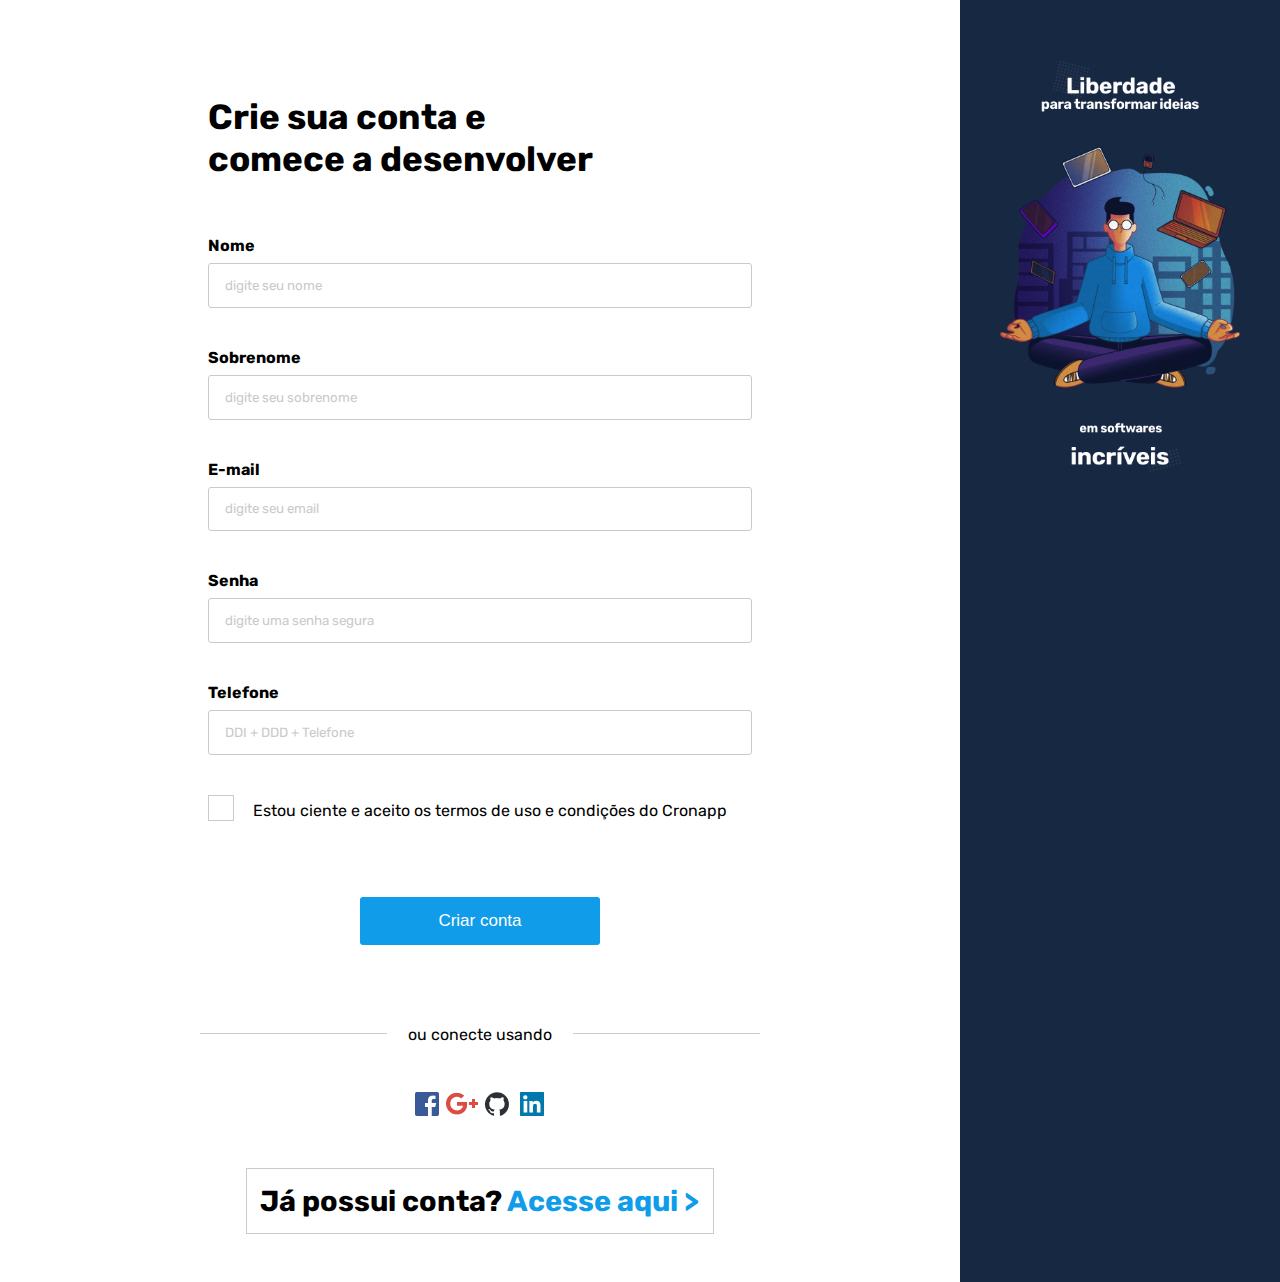
<file: conta.html>
<!doctype html>
<html class="no-js html" lang="pt-br" dir="ltr">
  <head>
    <meta charset="utf-8"/>
    <meta http-equiv="x-ua-compatible" content="ie=edge"/>
    <meta name="viewport" content="width=device-width, initial-scale=1.0"/>
    <title>Formulário</title>
    <link href="https://fonts.googleapis.com/css?family=Rubik" rel="stylesheet"/>
    <link rel="stylesheet" href="resources/grid.css"/>
    <link rel="stylesheet" href="resources/create-account.css"/>
  </head>
  <body class="body">
    <section class="container-responsive">
      <div class="row-responsive inline">
        <div class="col-small-12 col-medium-12 col-large-8 col-xlarge-9">
          <div class="row-responsive">
            <div class="col-small-12 col-medium-11 col-large-7 col-xlarge-7 elm-center">
              <div class="row-response">
                <div class="col-small-12 col-medium-11 col-large-10 col-xlarge-9">
                  <h1 class="titulo-conta rubik-font">Crie sua conta e comece a desenvolver</h1>
                </div>
              </div>
            </div>
          </div>

          <div id="formulario-conta" class="row-responsive">
            <div class="col-small-12 col-medium-11 col-large-10 col-xlarge-7 elm-center">
              <div class="form-conta">
                <label class="rubik-font"><b>Nome</b></label>
                <input type="text" class="inputs-conta" placeholder="digite seu nome"/>
                <!-- [text* senha class:inputs-conta placeholder "digite uma senha segura"] -->
              </div>

              <div class="form-conta">
                <label class="rubik-font"><b>Sobrenome</b></label>
                <input class="inputs-conta" type="text" placeholder="digite seu sobrenome"/>
                <!-- [text* sobrenome class:inputs-conta placeholder "digite seu sobrenome"] -->
              </div>

              <div class="form-conta">
                <label class="rubik-font"><b>E-mail</b></label>
                <input class="inputs-conta" type="text" placeholder="digite seu email"/>
                <!-- [email* email class:inputs-conta placeholder "digite seu email"] -->
              </div>

              <div class="form-conta">
                <label class="rubik-font"><b>Senha</b></label>
                <input class="inputs-conta" type="password" placeholder="digite uma senha segura"/>
                <!-- [text* id:senha senha class:inputs-conta placeholder "digite uma senha segura"] -->
              </div>

              <div class="form-conta">
                <label class="rubik-font"><b>Telefone</b></label>
                <input id="telefone" class="inputs-conta" type="tel" placeholder="DDI + DDD + Telefone"/>
                <!-- [text* id:telefone telefone class:inputs-conta placeholder "DDI + DDD + Telefone"] -->
              </div>

              <div class="form-conta">
                <div class="row-responsive div-aceito">
                  <div class="col-small-1 col-medium-1 col-large-1 col-xlarge-1">
                    <input id="input-aceito" class="elm-center" type="checkbox"/>
                    <!-- [acceptance aceito id:input-aceito class:elm-center] Estou ciente e aceito os termos de uso e condições do Cronapp [/acceptance] -->
                  </div>
                  <div class="col-small-10 col-medium-10 col-large-11 col-xlarge-11">
                    <label id="label-input-aceito" for="input-aceito" class="rubik-font">Estou ciente e aceito os termos de uso e condições do Cronapp</label>
                  </div>
                </div>
              </div>

              <div class="form-conta div-criar-conta">
                <button id="criar-conta" type="submit" class="rubik-font">Criar conta</button>
                <!-- [submit id:criar-conta class:rubik-font "Criar conta"] -->
              </div>

              <div class="row-responsive inline conecte">
                <div class="col-small-3 col-medium-3 col-large-4 col-xlarge-4">
                  <hr class="grey-line"/>
                </div>
                <div class="col-small-6 col-medium-6 col-large-4 col-xlarge-4 text-center">
                  <p>ou conecte usando</p>
                </div>
                <div class="col-small-3 col-medium-3 col-large-4 col-xlarge-4">
                  <hr class="grey-line"/>
                </div>
              </div>

              <div class="row-responsive redes-sociais">
                <div class="col-small-9 col-medium-9 col-large-3 col-xlarge-3 elm-center">
                  <div class="row-responsive inline">
                    <a href="#facebook" class="col-small-3 col-medium-3 col-large-3 col-xlarge-3">
                      <img class="elm-center" src="img/logo-facebook.png" alt=""/>
                    </a>
                    <a href="#google" class="col-small-3 col-medium-3 col-large-3 col-xlarge-3">
                      <img class="elm-center" src="img/logo-google-plus.png" alt=""/>
                    </a>
                    <a href="#github" class="col-small-3 col-medium-3 col-large-3 col-xlarge-3">
                      <img class="elm-center" src="img/logo-github.png" alt=""/>
                    </a>
                    <a href="#linkedin" class="col-small-3 col-medium-3 col-large-3 col-xlarge-3">
                      <img class="elm-center" src="img/logo-linkedin.png" alt=""/>
                    </a>
                  </div>
                </div>
              </div>

              <div class="row-responsive">
                <div id="possui-conta" class="col-small-11 col-medium-11 col-large-9 col-xlarge-10 elm-center text-center">
                  <h2>Já possui conta? <a href="#">Acesse aqui ></a></h2>
                </div>
              </div>
            </div>
          </div>
          </div>

          <div class="col-small-none col-medium-6 col-large-4 col-xlarge-3 background-172842">
            <img class="img-side" src="img/criar-conta.png"/>
          </div>
        </div>
      </div>
    </section>
    <script src="resources/masker.min.js" type="text/javascript"></script>
    <script src="resources/criar-conta.js" type="text/javascript"></script>
  </body>
</html>
</file>
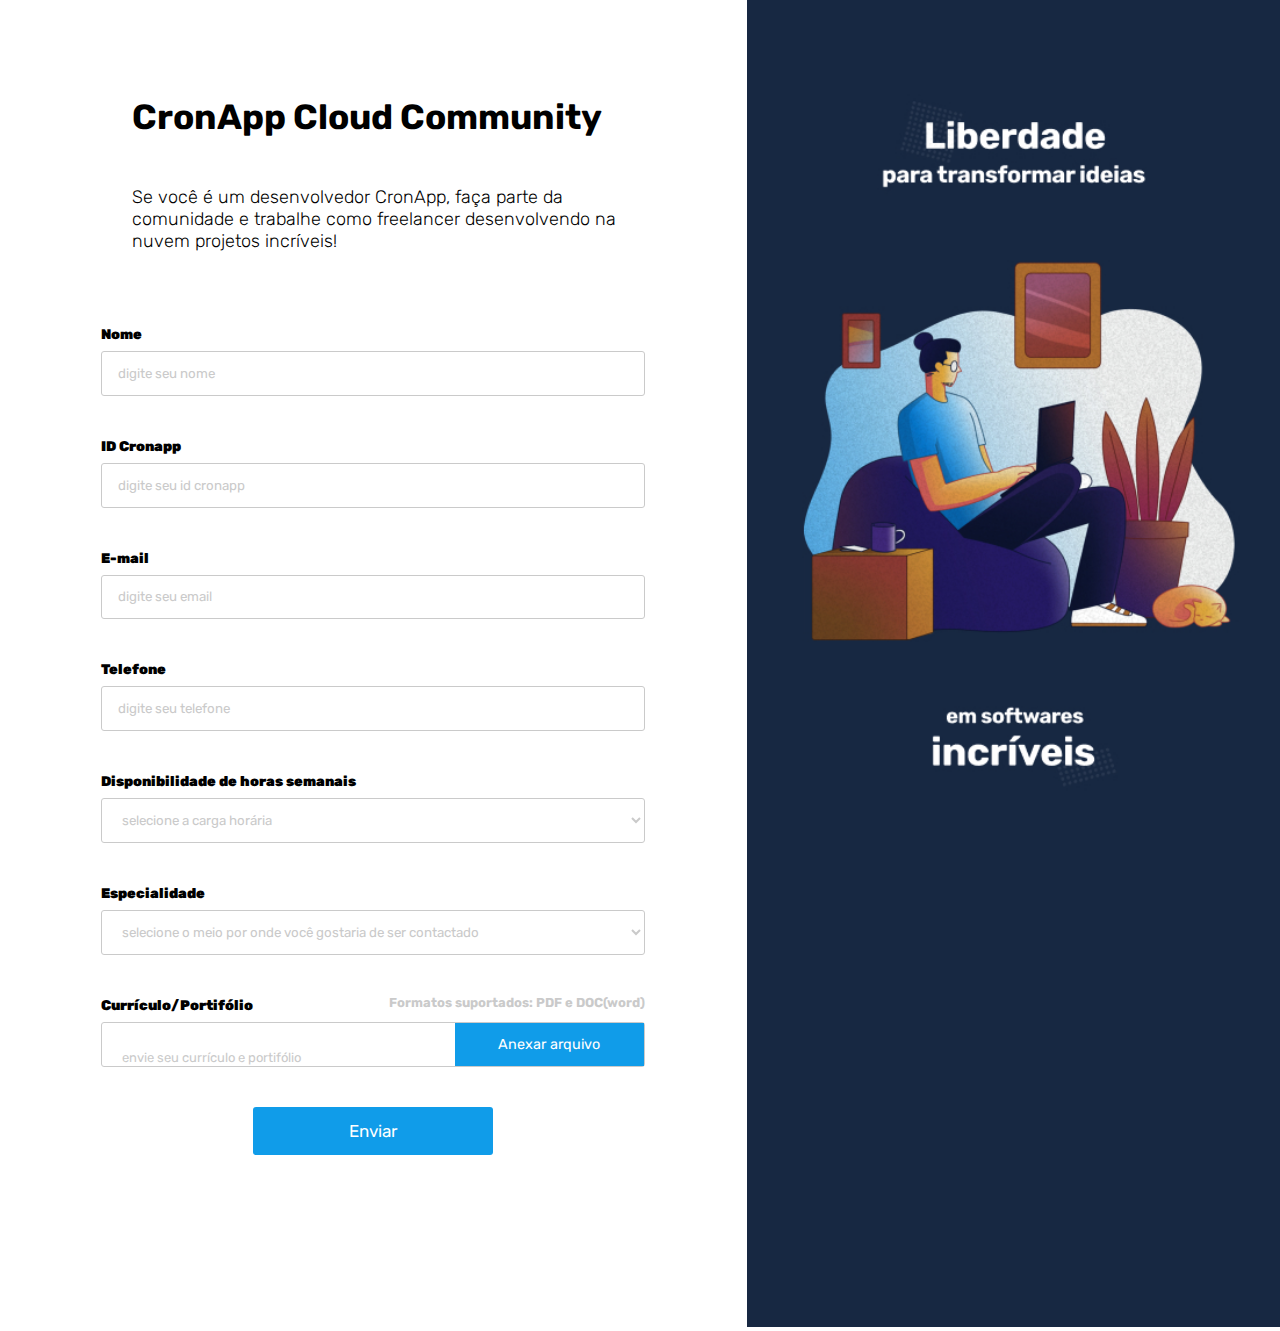
<file: contactform.html>
<!doctype html>
<html class="no-js html" lang="pt-br" dir="ltr">
  <head>
    <meta charset="utf-8">
    <meta http-equiv="x-ua-compatible" content="ie=edge">
    <meta name="viewport" content="width=device-width, initial-scale=1.0">
    <title>Formulário</title>
    <link href="https://fonts.googleapis.com/css?family=Rubik" rel="stylesheet">
    <link rel="stylesheet" href="resources/forms.css">
    <link rel="stylesheet" href="resources/grid.css">
    <script type="text/javascript" src="resources/contact-form.js"></script>
  </head>
  <body class="body">
    <section class="container-responsive">
      <div class="row-responsive inline">
        <div class="col-small-12 col-medium-12 col-large-7 col-xlarge-7">
          <div class="row-responsive">
            <div class="col-small-11 col-medium-10 col-large-9 col-xlarge-8 elm-center">
              <p class="titulo rubik-font">CronApp Cloud Community</p>
            </div>
            <div class="col-small-11 col-medium-10 col-large-9 col-xlarge-8 elm-center">
              <p class="sub-titulo rubik-font">Se você é um desenvolvedor CronApp, faça parte da comunidade e trabalhe como freelancer desenvolvendo na nuvem projetos incríveis!</p>
            </div>
          </div>

          <div id="formulario-contato" class="row-responsive">
            <div class="col-small-12 col-medium-11 col-large-10 col-xlarge-9 elm-center">
              <div class="form-contato">
                <label class="rubik-font"><b>Nome</b></label>
                <input type="text" class="inputs-contato" placeholder="digite seu nome"/>
                <!-- [text* nome class:inputs-contato placeholder "digite seu nome"] -->
              </div>

              <div class="form-contato">
                <label class="rubik-font"><b>ID Cronapp</b></label>
                <input class="inputs-contato" type="text" placeholder="digite seu id cronapp"/>
                <!-- [text* id-cronapp class:inputs-contato placeholder "digite seu id cronapp"] -->
              </div>

              <div class="form-contato">
                <label class="rubik-font"><b>E-mail</b></label>
                <input class="inputs-contato" type="text" placeholder="digite seu email">
                <!-- [email* email class:inputs-contato placeholder "digite seu email"] -->
              </div>

              <div class="form-contato">
                <label class="rubik-font"><b>Telefone</b></label>
                <input class="inputs-contato" type="text" placeholder="digite seu telefone">
                <!-- [tel* telefone class:inputs-contato placeholder "digite seu telefone"] -->
              </div>

              <div class="form-contato">
                <label class="rubik-font"><b>Disponibilidade de horas semanais</b></label>
                <select id="select-perfil" class="inputs-contato">
                  <option value="">selecione a carga horária</option>
                  <option value="1">2hs</option>
                </select>
                <!-- [select horas id:select-carga class:inputs-contato include_blank "selecione a carga horária" "2hs"] -->
              </div>

              <div class="form-contato">
                <label class="rubik-font"><b>Especialidade</b></label>
                <select id="select-meio" class="inputs-contato">
                  <option value="">selecione o meio por onde você gostaria de ser contactado</option>
                  <option value="1">Telefone</option>
                </select>
                <!-- [select especialidade id:select-especialidade class:inputs-contato include_blank "selecione a sua especialidade" "front-end"] -->
              </div>

              <div class="form-contato">
                <label class="rubik-font"><b>Currículo/Portifólio</b></label>
                <p id="formatos" class="rubik-font">Formatos suportados: PDF e DOC(word)</p>
                <div id="div-file" class="inputs-contato">
                    <input type="file" id="input-file"/>
                    <p id="holder-file" class="rubik-font">envie seu currículo e portifólio</p>
                    <div id="custom-file-upload" class="rubik-font"><p>Anexar arquivo</p></div>
                  <!-- [file* curiculo limit:10000 filetypes:pdf|doc|docx|png|jpg|jpeg id:input-file class:inputs-contato] -->
                </div>
              </div>

              <div class="form-contato">
                <button id="enviar-freela" type="button" class="rubik-font">Enviar</button>
                <!-- [submit id:enviar-freela class:botao-enviar "Enviar"] -->
              </div>
            </div>
          </div>
          </div>

          <div class="col-small-none col-medium-none col-large-5 col-xlarge-5 background-172842">
            <img class="img-side" src="img/freelancer.jpg" alt="">
          </div>
        </div>
    </section>
  </body>
</html>
</file>
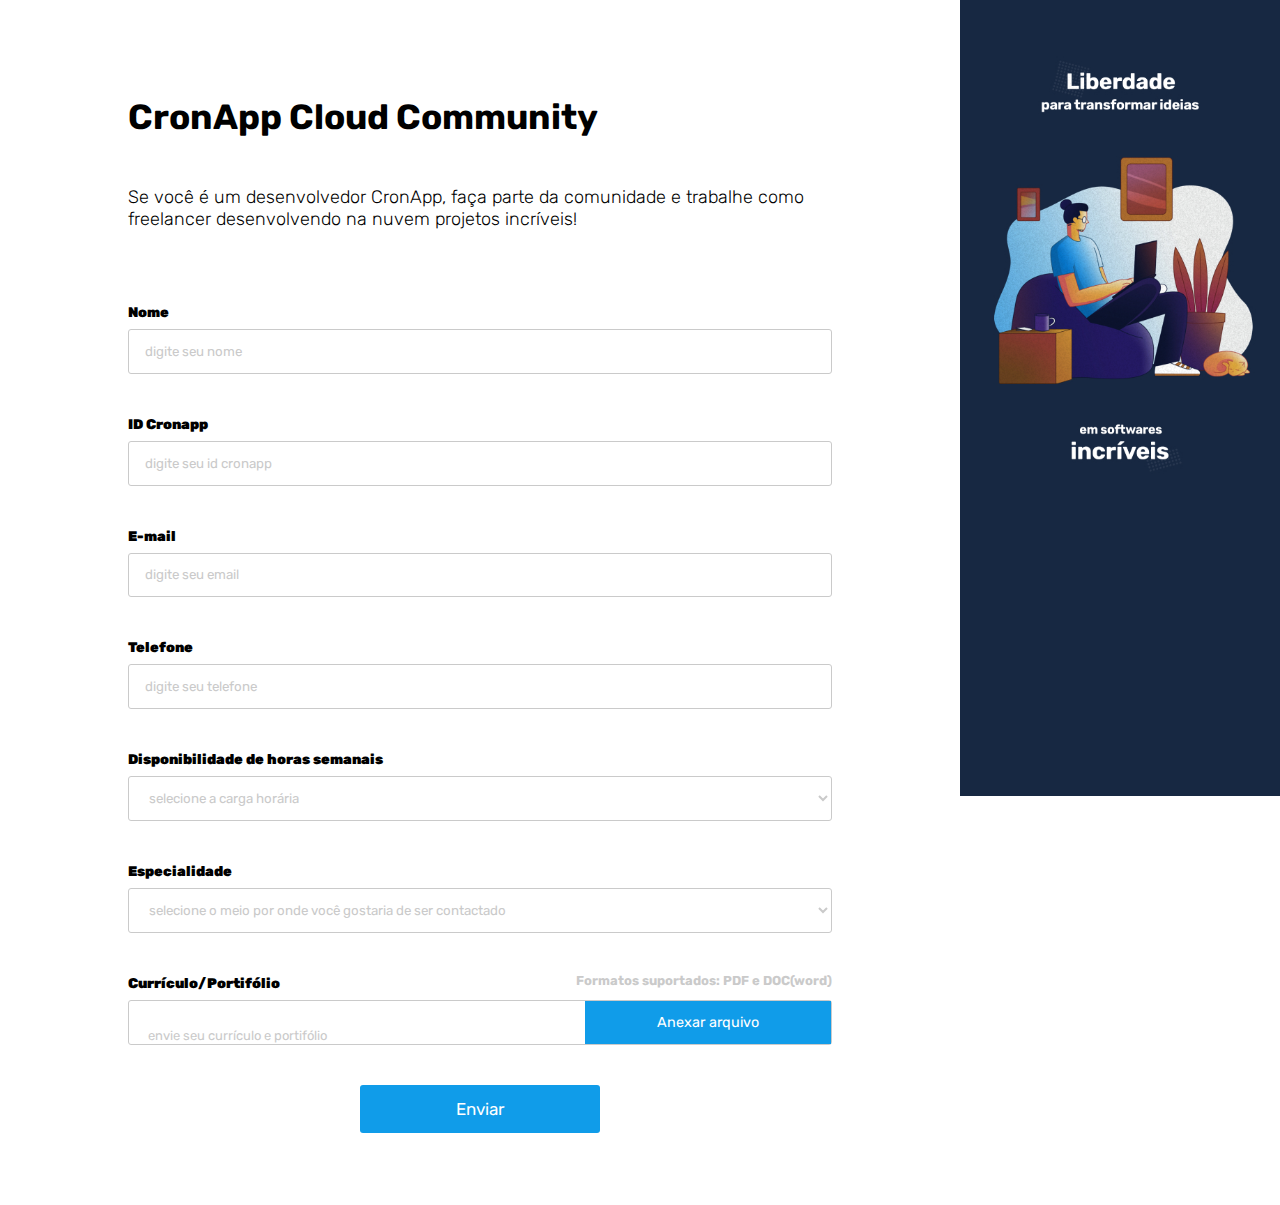
<file: page-freelancer-form.html>
<!doctype html>
<html class="no-js html" lang="pt-br" dir="ltr">
  <head>
    <meta charset="utf-8">
    <meta http-equiv="x-ua-compatible" content="ie=edge">
    <meta name="viewport" content="width=device-width, initial-scale=1.0">
    <title>Formulário</title>
    <link href="https://fonts.googleapis.com/css?family=Rubik" rel="stylesheet">
    <link rel="stylesheet" href="resources/forms.css">
    <link rel="stylesheet" href="resources/grid.css">
    <script type="text/javascript" src="resources/contact-form.js"></script>
  </head>
  <body class="body">
    <section class="container-responsive">
      <div class="row-responsive inline">
        <div class="col-small-12 col-medium-12 col-large-8 col-xlarge-9">
          <div class="row-responsive">
            <div class="col-small-12 col-medium-11 col-large-10 col-xlarge-9 elm-center">
              <p class="titulo rubik-font">CronApp Cloud Community</p>
            </div>
            <div class="col-small-12 col-medium-11 col-large-10 col-xlarge-9 elm-center">
              <p class="sub-titulo rubik-font">Se você é um desenvolvedor CronApp, faça parte da comunidade e trabalhe como freelancer desenvolvendo na nuvem projetos incríveis!</p>
            </div>
          </div>

          <div id="formulario-contato" class="row-responsive">
            <div class="col-small-12 col-medium-11 col-large-10 col-xlarge-9 elm-center">
              <div class="form-contato">
                <label class="rubik-font"><b>Nome</b></label>
                <input type="text" class="inputs-contato" placeholder="digite seu nome"/>
                <!-- [text* nome class:inputs-contato placeholder "digite seu nome"] -->
              </div>

              <div class="form-contato">
                <label class="rubik-font"><b>ID Cronapp</b></label>
                <input class="inputs-contato" type="text" placeholder="digite seu id cronapp"/>
                <!-- [text* id-cronapp class:inputs-contato placeholder "digite seu id cronapp"] -->
              </div>

              <div class="form-contato">
                <label class="rubik-font"><b>E-mail</b></label>
                <input class="inputs-contato" type="text" placeholder="digite seu email">
                <!-- [email* email class:inputs-contato placeholder "digite seu email"] -->
              </div>

              <div class="form-contato">
                <label class="rubik-font"><b>Telefone</b></label>
                <input class="inputs-contato" type="text" placeholder="digite seu telefone">
                <!-- [tel* telefone class:inputs-contato placeholder "digite seu telefone"] -->
              </div>

              <div class="form-contato">
                <label class="rubik-font"><b>Disponibilidade de horas semanais</b></label>
                <select id="select-perfil" class="inputs-contato">
                  <option value="">selecione a carga horária</option>
                  <option value="1">2hs</option>
                </select>
                <!-- [select horas id:select-carga class:inputs-contato include_blank "selecione a carga horária" "2hs"] -->
              </div>

              <div class="form-contato">
                <label class="rubik-font"><b>Especialidade</b></label>
                <select id="select-meio" class="inputs-contato">
                  <option value="">selecione o meio por onde você gostaria de ser contactado</option>
                  <option value="1">Telefone</option>
                </select>
                <!-- [select especialidade id:select-especialidade class:inputs-contato include_blank "selecione a sua especialidade" "front-end"] -->
              </div>

              <div class="form-contato">
                <label class="rubik-font"><b>Currículo/Portifólio</b></label>
                <p id="formatos" class="rubik-font">Formatos suportados: PDF e DOC(word)</p>
                <div id="div-file" class="inputs-contato">
                    <input type="file" id="input-file"/>
                    <p id="holder-file" class="rubik-font">envie seu currículo e portifólio</p>
                    <div id="custom-file-upload" class="rubik-font"><p>Anexar arquivo</p></div>
                  <!-- [file* curiculo limit:10000 filetypes:pdf|doc|docx|png|jpg|jpeg id:input-file class:inputs-contato] -->
                </div>
              </div>

              <div class="form-contato">
                <button id="enviar-freela" type="button" class="rubik-font">Enviar</button>
                <!-- [submit id:enviar-freela class:botao-enviar "Enviar"] -->
              </div>
            </div>
          </div>
          </div>

          <div class="col-small-none col-medium-6 col-large-4 col-xlarge-3 background-172842">
            <img class="img-side" src="img/freelancer.jpg" alt="">
          </div>
        </div>
      </div>
    </section>
  </body>
</html>
</file>
<file: resources/grid.css>
.container-responsive {
  width: 100%;
}

.container-responsive * {
  max-width: 100%;
}

.row-responsive {
  width: 100%;
}

.display-responsive {
  display: block;
}

.elm-center {
  display: block;
  margin: auto;
}

.inline {
  display: inline-flex;
  width: 100%;
}

.text-center {
  text-align: center;
}

@media screen and (max-width: 576px) {

  .display-responsive {
    display: block;
  }

  .col-small-none {
    display: none;
  }

  .col-small-1 {
    width: 8.33%;
  }

  .col-small-2 {
    width: 16.66%;
  }

  .col-small-3 {
    width: 25%;
  }

  .col-small-4 {
    width: 33.33%;
  }

  .col-small-5 {
    width: 41.66%;
  }

  .col-small-6 {
    width: 50%;
  }

  .col-small-7 {
    width: 58.33%;
  }

  .col-small-8 {
    width: 66.66%;
  }

  .col-small-9 {
    width: 75%;
  }

  .col-small-10 {
    width: 83.33%;
  }

  .col-small-11 {
    width: 91.66%;
  }

  .col-small-12 {
    width: 100%;
  }



  .col-small-1 * {
    max-width: 100%;
  }

  .col-small-2 * {
    max-width: 100%;
  }

  .col-small-3 * {
    max-width: 100%;
  }

  .col-small-4 * {
    max-width: 100%;
  }

  .col-small-5 * {
    max-width: 100%;
  }

  .col-small-6 * {
    max-width: 100%;
  }

  .col-small-7 * {
    max-width: 100%;
  }

  .col-small-8 * {
    max-width: 100%;
  }

  .col-small-9 * {
    max-width: 100%;
  }

  .col-small-10 * {
    max-width: 100%;
  }

  .col-small-11 * {
    max-width: 100%;
  }

  .col-small-12 * {
    max-width: 100%;
  }

}

@media screen and (min-width: 577px) and (max-width: 768px) {

  .display-responsive {
    display: inline-flex;
  }

  .col-medium-none {
    display: none;
  }

  .col-medium-1 {
    width: 8.33%;
  }

  .col-medium-2 {
    width: 16.66%;
  }

  .col-medium-3 {
    width: 25%;
  }

  .col-medium-4 {
    width: 33.33%;
  }

  .col-medium-5 {
    width: 41.66%;
  }

  .col-medium-6 {
    width: 50%;
  }

  .col-medium-7 {
    width: 58.33%;
  }

  .col-medium-8 {
    width: 66.66%;
  }

  .col-medium-9 {
    width: 75%;
  }

  .col-medium-10 {
    width: 83.33%;
  }

  .col-medium-11 {
    width: 91.66%;
  }

  .col-medium-12 {
    width: 100%;
  }



  .col-medium-1 * {
    width: 100%;
  }

  .col-medium-2 * {
    width: 100%;
  }

  .col-medium-3 * {
    max-width: 100%;
  }

  .col-medium-4 * {
    max-width: 100%;
  }

  .col-medium-5 * {
    max-width: 100%;
  }

  .col-medium-6 * {
    max-width: 100%;
  }

  .col-medium-7 * {
    max-width: 100%;
  }

  .col-medium-8 * {
    max-width: 100%;
  }

  .col-medium-9 * {
    max-width: 100%;
  }

  .col-medium-10 * {
    max-width: 100%;
  }

  .col-medium-11 * {
    max-width: 100%;
  }

  .col-medium-12 * {
    max-width: 100%;
  }
}

@media screen and (min-width: 769px) and (max-width: 992px) {

  .display-responsive {
    display: inline-flex;
  }

  .col-large-none {
    display: none;
  }

  .col-large-1 {
    width: 8.33%;
  }

  .col-large-2 {
    width: 16.66%;
  }

  .col-large-3 {
    width: 25%;
  }

  .col-large-4 {
    width: 33.33%;
  }

  .col-large-5 {
    width: 41.66%;
  }

  .col-large-6 {
    width: 50%;
  }

  .col-large-7 {
    width: 58.33%;
  }

  .col-large-8 {
    width: 66.66%;
  }

  .col-large-9 {
    width: 75%;
  }

  .col-large-10 {
    width: 83.33%;
  }

  .col-large-11 {
    width: 91.66%;
  }

  .col-large-12 {
    width: 100%;
  }



  .col-large-1 * {
    max-width: 100%;
  }

  .col-large-2 * {
    max-width: 100%;
  }

  .col-large-3 * {
    max-width: 100%;
  }

  .col-large-4 * {
    max-width: 100%;
  }

  .col-large-5 * {
    max-width: 100%;
  }

  .col-large-6 * {
    max-width: 100%;
  }

  .col-large-7 * {
    max-width: 100%;
  }

  .col-large-8 * {
    max-width: 100%;
  }

  .col-large-9 * {
    max-width: 100%;
  }

  .col-large-10 * {
    max-width: 100%;
  }

  .col-large-11 * {
    max-width: 100%;
  }

  .col-large-12 * {
    max-width: 100%;
  }
}

@media screen and (min-width: 993px) {

  .display-responsive {
    display: inline-flex;
  }

  .col-xlarge-none {
    display: none;
  }

  .col-xlarge-1 {
    width: 8.33%;
  }

  .col-xlarge-2 {
    width: 16.66%;
  }

  .col-xlarge-3 {
    width: 25%;
  }

  .col-xlarge-4 {
    width: 33.33%;
  }

  .col-xlarge-5 {
    width: 41.66%;
  }

  .col-xlarge-6 {
    width: 50%;
  }

  .col-xlarge-7 {
    width: 58.33%;
  }

  .col-xlarge-8 {
    width: 66.66%;
  }

  .col-xlarge-9 {
    width: 75%;
  }

  .col-xlarge-10 {
    width: 83.33%;
  }

  .col-xlarge-11 {
    width: 91.66%;
  }

  .col-xlarge-12 {
    width: 100%;
  }




  .col-xlarge-1 * {
    max-width: 100%;
  }

  .col-xlarge-2 * {
    max-width: 100%;
  }

  .col-xlarge-3 * {
    max-width: 100%;
  }

  .col-xlarge-4 * {
    max-width: 100%;
  }

  .col-xlarge-5 * {
    max-width: 100%;
  }

  .col-xlarge-6 * {
    max-width: 100%;
  }

  .col-xlarge-7 * {
    max-width: 100%;
  }

  .col-xlarge-8 * {
    max-width: 100%;
  }

  .col-xlarge-9 * {
    max-width: 100%;
  }

  .col-xlarge-10 * {
    max-width: 100%;
  }

  .col-xlarge-11 * {
    max-width: 100%;
  }

  .col-xlarge-12 * {
    max-width: 100%;
  }
}

@media screen and (min-width: 1200px) {

  .display-responsive {
    display: inline-flex;
  }

  .col-super-large-none {
    display: none;
  }

  .col-super-large-1 {
    width: 8.33%;
  }

  .col-super-large-2 {
    width: 16.66%;
  }

  .col-super-large-3 {
    width: 25%;
  }

  .col-super-large-4 {
    width: 33.33%;
  }

  .col-super-large-5 {
    width: 41.66%;
  }

  .col-super-large-6 {
    width: 50%;
  }

  .col-super-large-7 {
    width: 58.33%;
  }

  .col-super-large-8 {
    width: 66.66%;
  }

  .col-super-large-9 {
    width: 75%;
  }

  .col-super-large-10 {
    width: 83.33%;
  }

  .col-super-large-11 {
    width: 91.66%;
  }

  .col-super-large-12 {
    width: 100%;
  }




  .col-super-large-1 * {
    max-width: 100%;
  }

  .col-super-large-2 * {
    max-width: 100%;
  }

  .col-super-large-3 * {
    max-width: 100%;
  }

  .col-super-large-4 * {
    max-width: 100%;
  }

  .col-super-large-5 * {
    max-width: 100%;
  }

  .col-super-large-6 * {
    max-width: 100%;
  }

  .col-super-large-7 * {
    max-width: 100%;
  }

  .col-super-large-8 * {
    max-width: 100%;
  }

  .col-super-large-9 * {
    max-width: 100%;
  }

  .col-super-large-10 * {
    max-width: 100%;
  }

  .col-super-large-11 * {
    max-width: 100%;
  }

  .col-super-large-12 * {
    max-width: 100%;
  }
}
</file>
<file: resources/create-account.css>
.body {
  font-family: 'Rubik', sans-serif;
  margin: 0;
  padding: 0;
  height: 100%;
}

.titulo-conta {
  font-size: 35px;
  font-weight: bolder;
  margin-top: 6rem;
  margin-bottom: 3rem;
  padding-left: .5rem;
}

.background-172842 {
  background-color: #172842;
}

.img-side {
  height: auto;
  width: 100%;
  min-width: 100%;
  max-width: 100%;
  max-height: 100%;
}

.inputs-conta {
  height: 2.8rem;
  box-sizing: border-box;
  width: 100%;
  border-radius: 3px;
  border: 1px solid #cacaca;
  margin-top: .5rem;
  margin-bottom: 1.5rem;
  padding-left: 1rem;
  font-family: 'Rubik', sans-serif;
  background-color: transparent;
}

.inputs-conta::placeholder {
  color: #cacaca;
}

.form-conta {
  padding: .5rem;
}

.form-contato label {
  font-size: 14px;
  font-weight: bold;
}

.div-criar-conta {
  padding-top: 4rem;
  padding-bottom: 4rem;
}

.div-aceito {
  display: table;
}

.div-aceito div {
  display: table-cell;
  vertical-align: middle;
  height: auto;
}

.text-erro {
	color: red;
	font-size: 15px;
	margin-top: -20px;
	display: none;
}

#criar-conta {
  border: none;
  background-color: #109CE9;
  height: 3rem;
  width: 15rem;
  display: block;
  margin: auto;
  color: white;
  border-radius: 3px;
  font-size: 17px;
  cursor: pointer;
}

#criar-conta:disabled {
  cursor: not-allowed;
  background-color: #7bd5ff;
  opacity: .9;
}

#label-input-aceito {
  vertical-align: middle;
  cursor: pointer;
}

#input-aceito {
  -webkit-appearance: none;
	background-color: #ffffff;
	border: 1px solid #cacaca;
	padding: 12px;
	display: inline-block;
  margin: 0;
  display: inline-block;
	position: relative;
  width: auto;
  cursor: pointer;
}

#input-aceito:active, #input-aceito:checked:active {
  box-shadow: 0 1px 2px rgba(0,0,0,0.05), inset 0px 1px 3px rgba(0,0,0,0.1);
}

#input-aceito:checked {
	background-color: #e9ecee;
	border: 1px solid #adb8c0;
	box-shadow: 0 1px 2px rgba(0,0,0,0.05), inset 0px -15px 10px -12px rgba(0,0,0,0.05), inset 15px 10px -12px rgba(255,255,255,0.1);
	color: #99a1a7;
}

#input-aceito:checked:after {
  font-family: 'Rubik', sans-serif;
  content: '\2713';
  font-size: 140%;
	position: absolute;
	color: #111111;
  display: block;
  z-index: 150;
  width: 100%;
  height: 100%;
  top: 0;
  left: 0;
  box-sizing: border-box;
}

.form-conta-aceito {
  align-content: center;
  justify-content: center;
}

.conecte {
  display: table;
  text-align: center;
}

.conecte div {
  display: table-cell;
  vertical-align: middle;
  height: auto;
}

.grey-line {
  display: block;
  height: 1px;
  border: 0;
  border-top: 1px solid #cacaca;
  margin: 1em 0;
  padding: 0;
}

.redes-sociais {
  margin-top: 2rem;
  margin-bottom: 3rem;
}

#possui-conta {
  border: 1px solid #cacaca;
  margin-bottom: 3rem;
  height: 4rem;
  text-align: center;
  display:flex;
  flex-flow: column;
  justify-content:center;
}

#possui-conta a {
  text-decoration: none;
  color: #0F9DE9;
}

@media screen and (min-width: 576px) {
  #possui-conta {
  	font-size: 1.2rem;
  }
}

@media screen and (min-width: 768px) {

}

@media screen and (min-width: 992px) {

}

@media screen and (min-width: 1200px) {

}
</file>
<file: resources/forms.css>
.body {
  font-family: 'Rubik', sans-serif;
  margin: 0;
  padding: 0;
  height: 100%;
}

.titulo {
  font-size: 35px;
  font-weight: bolder;
  margin-top: 6rem;
  margin-bottom: 3rem;
  padding-left: .5rem;
}

.sub-titulo {
  font-weight: lighter;
  font-size: 18px;
  margin-bottom: 4rem;
  padding-left: .5rem;
}

.titulo-contato {
  text-align: center;
  font-size: 35px;
  font-weight: bolder;
  margin-top: 6rem;
  margin-bottom: 3rem;
}

.sub-titulo-contato {
  text-align: center;
  font-weight: lighter;
  font-size: 18px;
  margin-bottom: 4rem;
}

.background-F8F8FA {
  background-color: #F8F8FA;
}

.img-side {
  height: auto;
  width: 100%;
  min-width: 100%;
  max-width: 100%;
  max-height: 100%;
}

.inputs-contato {
  height: 2.8rem;
  box-sizing: border-box;
  width: 100%;
  border-radius: 3px;
  border: 1px solid #cacaca;
  margin-top: .5rem;
  margin-bottom: 1.5rem;
  padding-left: 1rem;
  font-family: 'Rubik', sans-serif;
  background-color: transparent;
}

.inputs-contato::placeholder {
  color: #cacaca;
}

select.inputs-contato {
  color: #cacaca;
}

textarea.inputs-contato {
  padding-top: .8rem;
  height: 7rem;
}

.form-contato {
  padding: .5rem;
}

.form-contato label {
  font-size: 14px;
  font-weight: bold;
}

#enviar {
  border: none;
  background-color: #109CE9;
  height: 3rem;
  width: 15rem;
  display: block;
  margin: auto;
  color: white;
  border-radius: 3px;
  font-size: 17px;
}

#enviar-freela {
  border: none;
  background-color: #109CE9;
  height: 3rem;
  width: 15rem;
  display: block;
  margin: auto;
  color: white;
  border-radius: 3px;
  font-size: 17px;
  cursor: pointer;
}

#div-file {
  position: relative;
  padding: 0;
  cursor: pointer;
  clear: both;
}

#formatos {
  display: none;
}

.curiculo {
  height: 100%;
}

#holder-file {
  color: #cacaca;
  clear: both;
  width: 65%;
  padding-left: 1.2rem;
  box-sizing: border-box;
  float: left;
  font-size: 13px;
  white-space: nowrap;
  padding-top: .9rem;
}

#input-file {
  position: absolute;
  width: 100%;
  height: 100%;
  box-sizing: border-box;
  opacity: 0;
  cursor: pointer;
  z-index: 150;
}

#custom-file-upload {
  background-color: #109CE9;
  height: 100%;
  width: 35%;
  display: flex;
  align-items: center;
  cursor: pointer;
  float: right;
}

#custom-file-upload p {
  color: white;
  text-align: center;
  width: 100%;
  font-size: .8rem;
}

.rubik-font {
  font-family: 'Rubik', sans-serif;
}

#formulario-contato {
  margin-bottom: 4rem;
}

#formulario-freela {
  margin-bottom: 2rem;
}

.img-card-qg {

}

.img-card-qg img {
  display: block;
  margin: auto;
}

.line-card {
  margin-bottom: 5rem;
}

.card-qg {
  border: 1px solid #cacaca;
  height: auto;
  border-radius: 3px;
}

.card-qg * {
  margin-top: 1rem;
  margin-bottom 1rem;
  text-align: center;
}

.align-center {
  height: 100%;
  display: flex;
  align-items: center;
}

.align-center div {
    margin: auto;
}

.img-card-qg {
  max-width: 100%;
}

.titulo-qg h3 {
  font-size: 20px;
  font-weight: bold;
}

.text-card-qg p {
  margin: 2px;
  font-size: 13px;
  line-height: 1.2rem;
}

.text-card-qg {
  margin-bottom: 2rem;
}

.text-card-qg p b {
  font-weight: bold;
}

.screen-reader-response {
  font-family: 'Rubik', sans-serif;
}

@media screen and (min-width: 576px) {

  .titulo-qg h3 {
    font-size: 18px;
    font-weight: bold;
  }

  .text-card-qg p {
    margin: 2px;
  }

  #formatos {
    color: #cacaca;
    font-size: 13px;
    font-weight: bold;
    margin: 0;
    width: 60%;
    float: right;
    text-align: right;
    display: block;
  }

  #custom-file-upload p {
    color: white;
    text-align: center;
    width: 100%;
    font-size: .9rem;
  }

}

@media screen and (min-width: 768px) {

  .inline-card {
    display: inline-flex;
  }

  .titulo-qg h3 {
    font-size: 24px;
    font-weight: bold;
    text-align: left;
  }

  .img-card-qg {
    height: 100%;
  }

  .img-card-qg img {
    margin: 0 auto;
    display: block;
  }

  .text-card-qg p {
    margin: 0;
    font-size: 12px;
  }

  #formatos {
    color: #cacaca;
    font-size: 13px;
    font-weight: bold;
    margin: 0;
    width: 60%;
    float: right;
    text-align: right;
  }

  #custom-file-upload p {
    color: white;
    text-align: center;
    width: 100%;
    font-size: .9rem;
  }

}

@media screen and (min-width: 992px) {

  .titulo-qg h3 {
    font-size: 24px;
    font-weight: bold;
  }

  .text-card-qg p {
    margin: 0;
    font-size: 12px;
  }

  #formatos {
    color: #cacaca;
    font-size: 13px;
    font-weight: bold;
    margin: 0;
    width: 60%;
    float: right;
    text-align: right;
    display: block;
  }

  #custom-file-upload p {
    color: white;
    text-align: center;
    width: 100%;
    font-size: .9rem;
  }

}

@media screen and (min-width: 1200px) {

  .titulo-qg h3 {
    font-size: 28px;
    font-weight: bold;
  }

  .text-card-qg p {
    margin: 0;
    font-size: 12px;
  }

  #formatos {
    color: #cacaca;
    font-size: 13px;
    font-weight: bold;
    margin: 0;
    width: 60%;
    float: right;
    text-align: right;
    display: block;
  }

  #custom-file-upload p {
    color: white;
    text-align: center;
    width: 100%;
    font-size: .9rem;
  }

}
</file>
